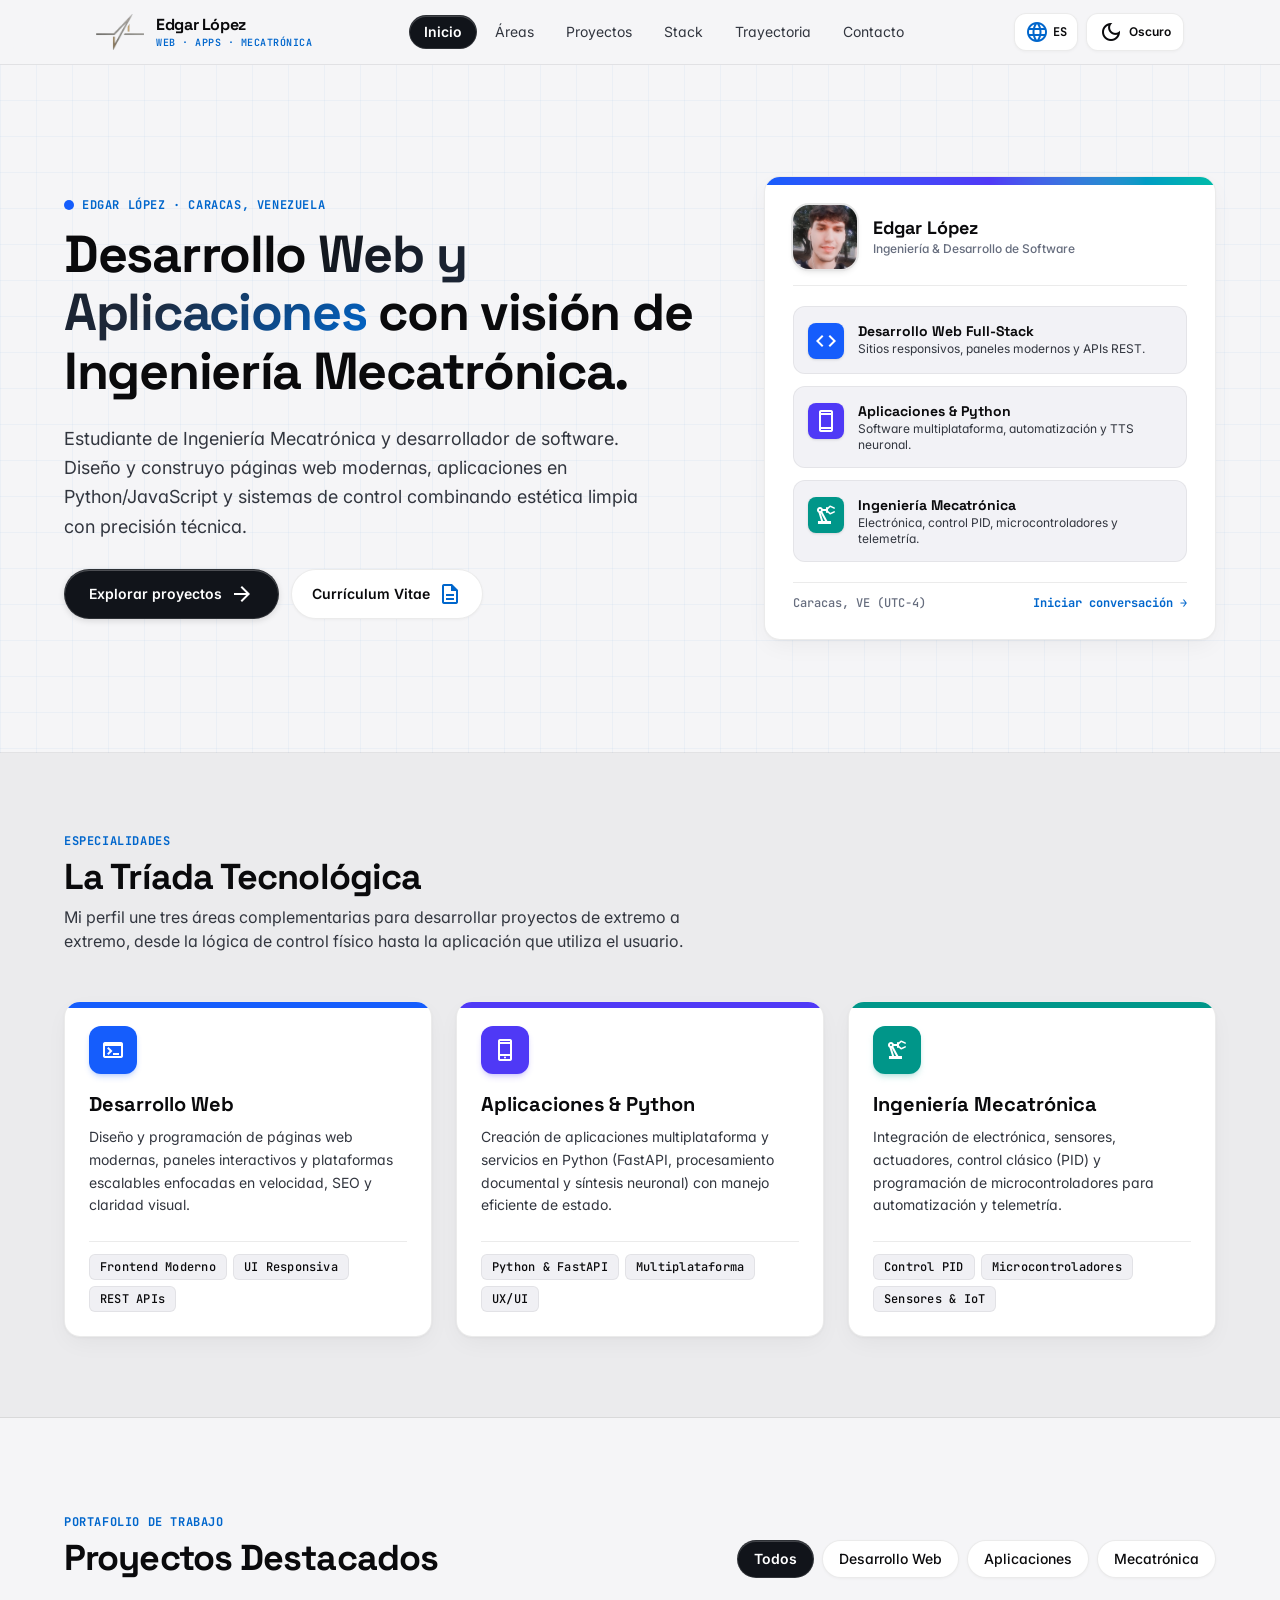
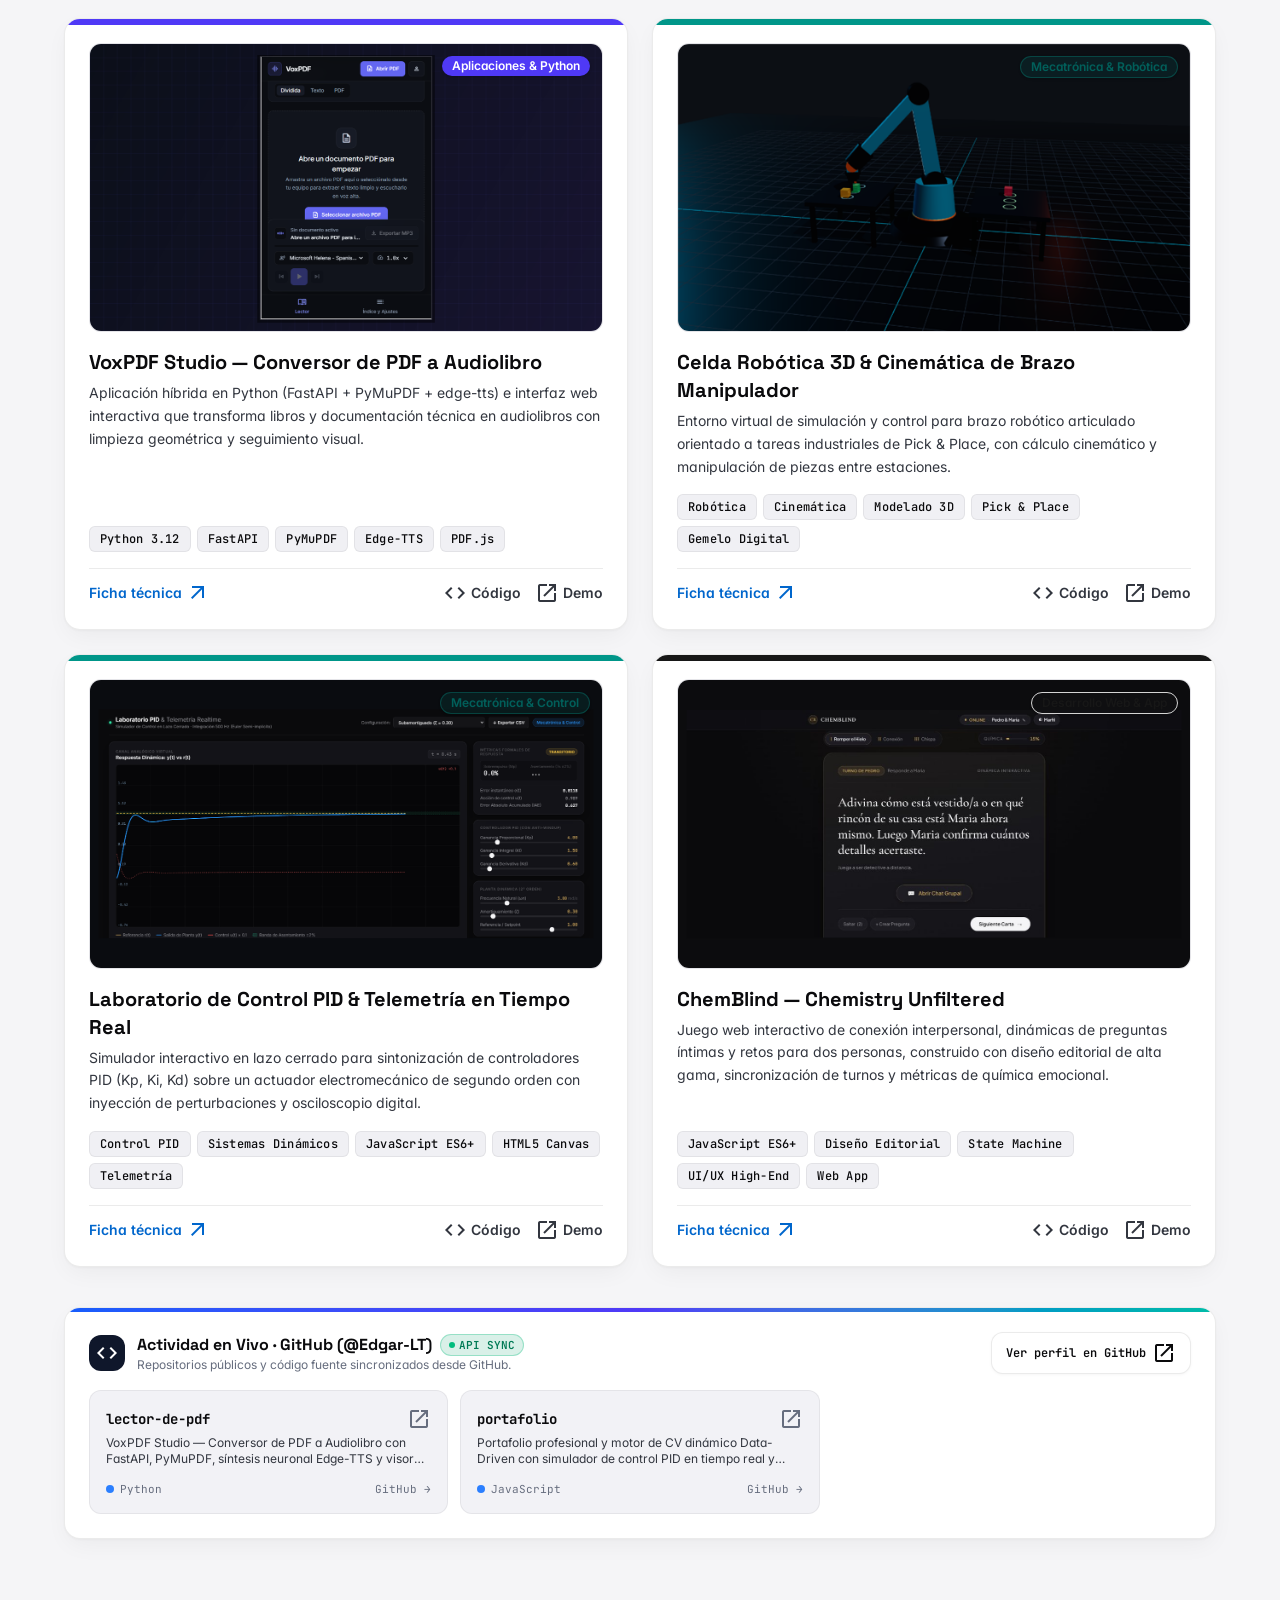
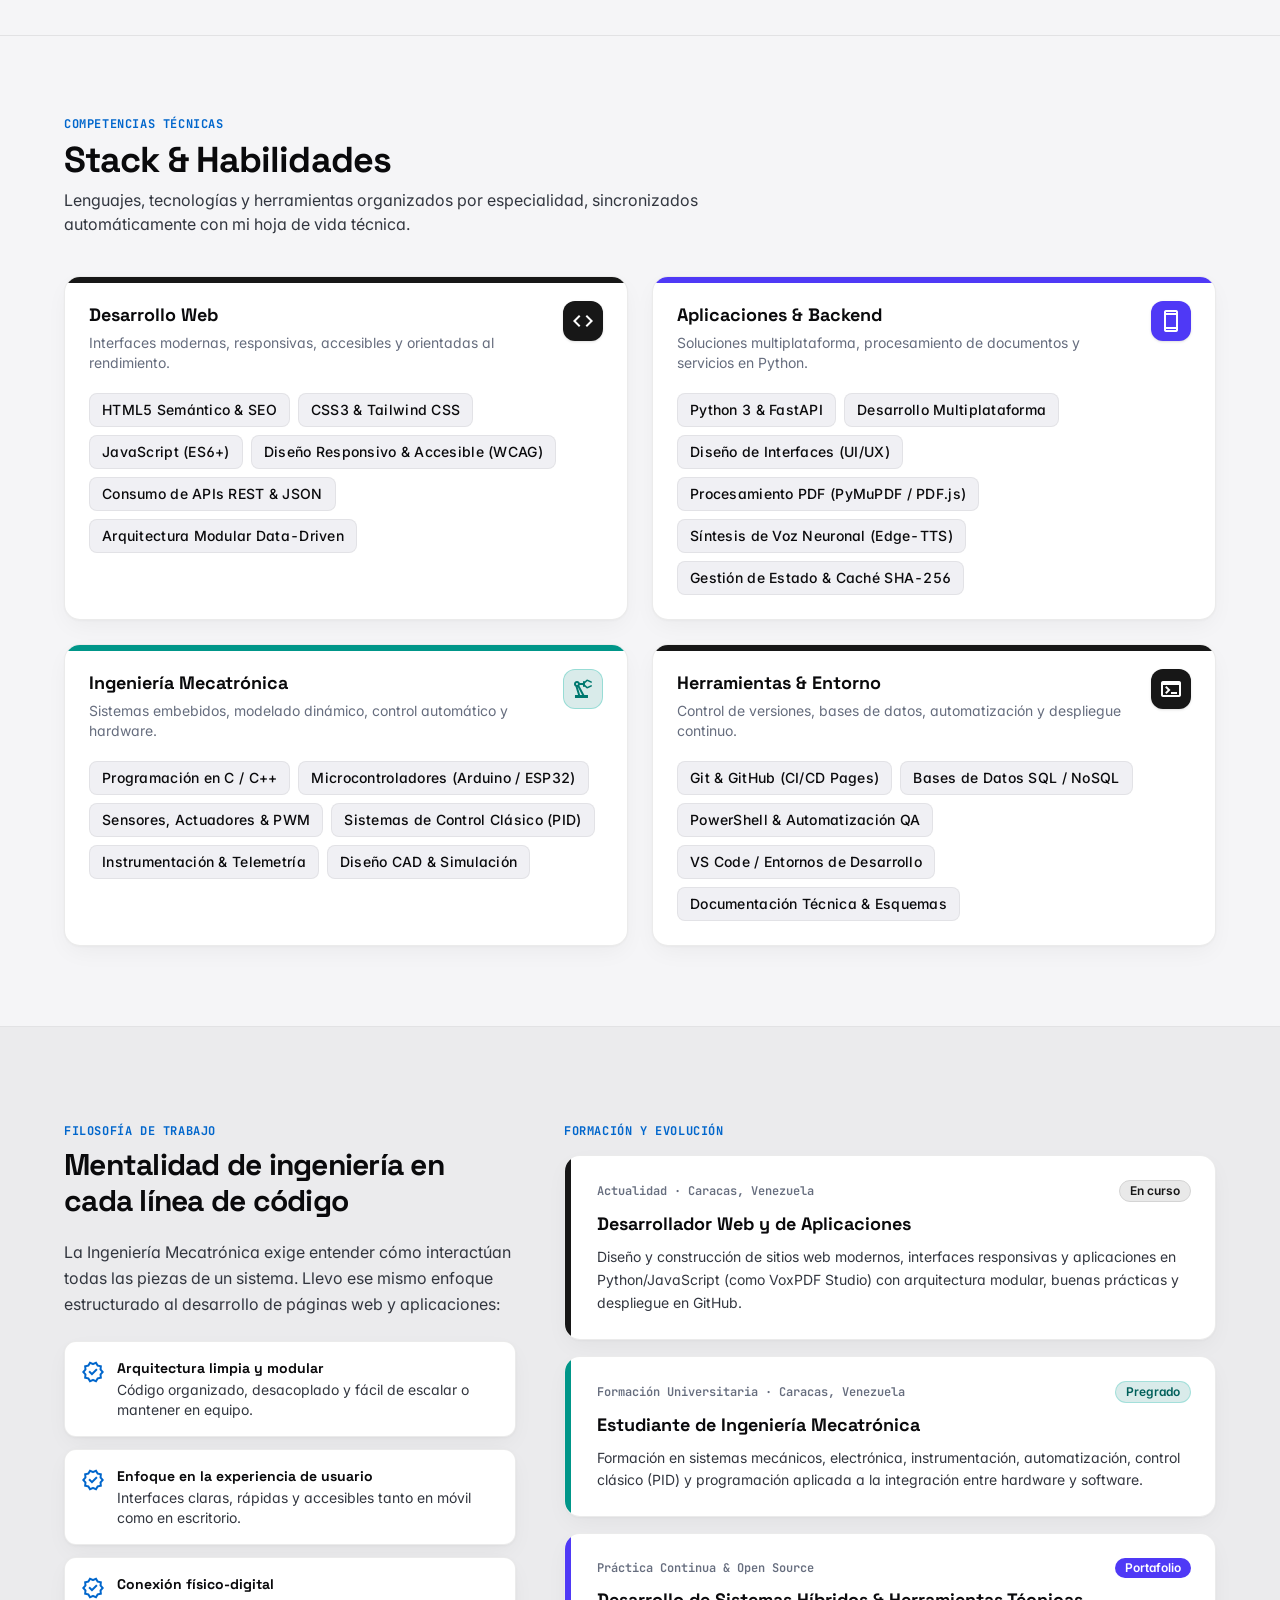
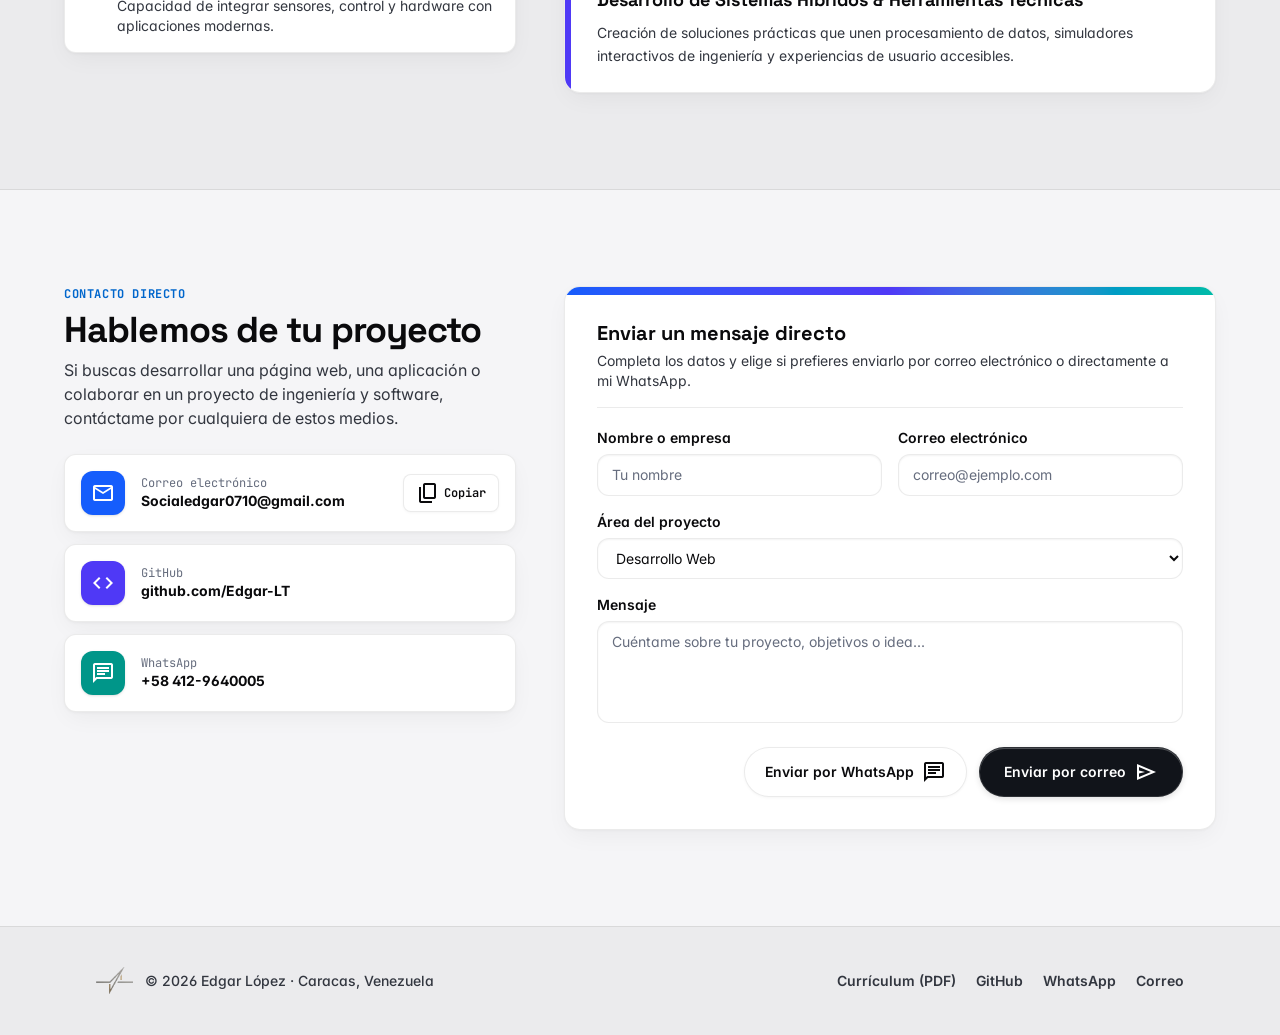
<file: index.html>
<!DOCTYPE html>
<html class="scroll-smooth" lang="es">
<head>
  <meta charset="utf-8" />
  <meta content="width=device-width, initial-scale=1.0" name="viewport" />
  <title>Edgar López | Desarrollador Web, Aplicaciones & Ingeniería Mecatrónica</title>
  <meta name="description" content="Portafolio profesional de Edgar López — Estudiante de Ingeniería Mecatrónica y Desarrollador Web y de Aplicaciones en Caracas, Venezuela." />
  <meta name="author" content="Edgar López" />
  <meta name="robots" content="index, follow" />
  <meta name="theme-color" content="#2563eb" id="meta-theme-color" />
  <link rel="canonical" href="https://edgar-lt.github.io/portafolio/" />
  <link rel="manifest" href="site.webmanifest" />

  <!-- Open Graph / Social Preview -->
  <meta property="og:type" content="website" />
  <meta property="og:locale" content="es_VE" />
  <meta property="og:locale:alternate" content="en_US" />
  <meta property="og:url" content="https://edgar-lt.github.io/portafolio/" />
  <meta property="og:title" content="Edgar López | Desarrollador Web, Aplicaciones & Ingeniería Mecatrónica" />
  <meta property="og:description" content="Desarrollo de aplicaciones web modernas, software en Python/JS y sistemas de ingeniería mecatrónica en Caracas, Venezuela." />
  <meta property="og:image" content="https://edgar-lt.github.io/portafolio/assets/og-preview.svg" />
  <meta property="og:image:alt" content="Portafolio de Edgar López — Desarrollo Web, Aplicaciones e Ingeniería Mecatrónica" />

  <!-- Twitter Card -->
  <meta name="twitter:card" content="summary_large_image" />
  <meta name="twitter:title" content="Edgar López | Desarrollador Web, Aplicaciones & Ingeniería Mecatrónica" />
  <meta name="twitter:description" content="Portafolio profesional de Edgar López — Estudiante de Ingeniería Mecatrónica y Desarrollador Web y de Aplicaciones." />
  <meta name="twitter:image" content="https://edgar-lt.github.io/portafolio/assets/og-preview.svg" />

  <!-- Schema.org JSON-LD Structured Data -->
  <script type="application/ld+json">
  {
    "@context": "https://schema.org",
    "@type": "ProfilePage",
    "mainEntity": {
      "@type": "Person",
      "name": "Edgar López",
      "jobTitle": "Estudiante de Ingeniería Mecatrónica & Desarrollador Web y de Aplicaciones",
      "url": "https://edgar-lt.github.io/portafolio/",
      "email": "mailto:Socialedgar0710@gmail.com",
      "telephone": "+584129640005",
      "address": {
        "@type": "PostalAddress",
        "addressLocality": "Caracas",
        "addressCountry": "VE"
      },
      "sameAs": [
        "https://github.com/Edgar-LT"
      ],
      "knowsAbout": [
        "Ingeniería Mecatrónica",
        "Desarrollo Web Full-Stack",
        "Python & FastAPI",
        "Sistemas de Control PID",
        "Desarrollo de Aplicaciones",
        "Sistemas Embebidos"
      ]
    }
  }
  </script>

  <!-- Favicon -->
  <link rel="icon" type="image/svg+xml" href="assets/favicon.svg" />

  <!-- Preconnect & Google Fonts -->
  <link rel="preconnect" href="https://fonts.googleapis.com" />
  <link rel="preconnect" href="https://fonts.gstatic.com" crossorigin />
  <link href="https://fonts.googleapis.com/css2?family=Material+Symbols+Outlined:opsz,wght,FILL,GRAD@20..48,100..700,0..1,-50..200&display=block" rel="stylesheet" />
  <link href="https://fonts.googleapis.com/css2?family=Inter:wght@400;500;600;700&family=JetBrains+Mono:wght@400;500;600&family=Space+Grotesk:wght@500;600;700&display=swap" rel="stylesheet" />

  <!-- Inicialización temprana del tema para evitar parpadeos (respeta preferencia del sistema) -->
  <script>
    (function () {
      var saved = localStorage.getItem("edgar_theme");
      var prefersDark = window.matchMedia && window.matchMedia("(prefers-color-scheme: dark)").matches;
      if (saved === "dark" || (!saved && prefersDark)) {
        document.documentElement.classList.add("dark");
      } else {
        document.documentElement.classList.remove("dark");
      }
    })();
  </script>

  <!-- Tailwind CSS & Unified Design Tokens (Compiled Static CSS) -->
  <link rel="stylesheet" href="css/tailwind.min.css" />
  <script src="js/config.tailwind.js"></script>
  <link rel="stylesheet" href="css/styles.css" />
</head>

<body class="theme-page font-sans antialiased selection:bg-blue-600 selection:text-white">

  <!-- Skip to Main Content -->
  <a href="#main-content" data-i18n="skip_link" class="sr-only focus:not-sr-only focus:fixed focus:top-3 focus:left-3 focus:z-[100] focus:px-4 focus:py-2 focus:rounded-lg focus:bg-blue-600 focus:text-white focus:text-sm focus:font-semibold">
    Saltar al contenido principal
  </a>

  <!-- ===================================================================== -->
  <!-- HEADER & NAVIGATION                                                   -->
  <!-- ===================================================================== -->
  <header class="fixed top-0 w-full z-50 theme-header">
    <div class="h-16 max-w-6xl mx-auto px-margin-mobile md:px-margin-tablet flex items-center justify-between gap-3">
      <!-- Brand Identity -->
      <a href="#inicio" class="flex items-center gap-3 group shrink-0" aria-label="Edgar López — Inicio">
        <img alt="EL" width="48" height="36" class="h-9 w-auto object-contain" src="assets/logo.svg" />
        <div class="flex flex-col">
          <span class="font-display font-bold text-base theme-heading leading-tight tracking-tight">Edgar López</span>
          <span class="font-mono text-[10px] font-semibold theme-accent uppercase tracking-wider" data-i18n="brand_subtitle">Web · Apps · Mecatrónica</span>
        </div>
      </a>

      <!-- Desktop Navigation -->
      <nav aria-label="Navegación principal" class="hidden lg:flex items-center gap-1" id="desktop-nav">
        <a aria-current="page" class="nav-link text-sm px-3.5 py-1.5 rounded-full nav-pill-active font-semibold transition-all" href="#inicio" data-i18n="nav_home">Inicio</a>
        <a class="nav-link text-sm px-3 py-1.5 rounded-lg theme-body hover:underline transition-all" href="#disciplinas" data-i18n="nav_areas">Áreas</a>
        <a class="nav-link text-sm px-3 py-1.5 rounded-lg theme-body hover:underline transition-all" href="#proyectos" data-i18n="nav_projects">Proyectos</a>
        <a class="nav-link text-sm px-3 py-1.5 rounded-lg theme-body hover:underline transition-all" href="#stack" data-i18n="nav_stack">Stack</a>
        <a class="nav-link text-sm px-3 py-1.5 rounded-lg theme-body hover:underline transition-all" href="#experiencia" data-i18n="nav_timeline">Trayectoria</a>
        <a class="nav-link text-sm px-3 py-1.5 rounded-lg theme-body hover:underline transition-all" href="#contacto" data-i18n="nav_contact">Contacto</a>
      </nav>

      <!-- Header Actions: Language, Theme & Mobile Menu -->
      <div class="flex items-center gap-2">
        <button aria-label="Cambiar idioma entre Español e Inglés" title="Cambiar idioma (ES / EN)" id="lang-toggle-btn" type="button" class="inline-flex items-center gap-1 px-2.5 py-1.5 rounded-xl identity-btn-secondary font-mono text-xs font-bold transition-all cursor-pointer">
          <span class="material-symbols-outlined text-sm theme-accent" aria-hidden="true">language</span>
          <span id="lang-toggle-label">ES</span>
        </button>

        <button aria-label="Cambiar entre tema claro y oscuro" aria-pressed="false" title="Cambiar entre tema Claro y Oscuro" id="theme-toggle-btn" type="button" class="inline-flex items-center gap-1.5 px-3 py-1.5 rounded-xl identity-btn-secondary text-xs font-semibold transition-all cursor-pointer">
          <span class="material-symbols-outlined text-base" id="theme-toggle-icon" aria-hidden="true">dark_mode</span>
          <span id="theme-toggle-label" class="hidden sm:inline">Oscuro</span>
        </button>

        <!-- Mobile Menu Button -->
        <button aria-label="Abrir menú de navegación" aria-expanded="false" aria-controls="mobile-menu" class="lg:hidden p-2 rounded-xl identity-btn-secondary" id="mobile-menu-btn" type="button">
          <span class="material-symbols-outlined text-xl block" id="mobile-menu-icon" aria-hidden="true">menu</span>
        </button>
      </div>
    </div>

    <!-- Mobile Navigation Drawer -->
    <nav aria-label="Navegación móvil" class="lg:hidden hidden theme-page border-b theme-border px-margin-mobile py-4" id="mobile-menu">
      <div class="flex flex-col gap-1.5">
        <a class="mobile-nav-link text-sm font-medium px-3 py-2 rounded-lg theme-heading hover:underline" href="#inicio" data-i18n="nav_home">Inicio</a>
        <a class="mobile-nav-link text-sm font-medium px-3 py-2 rounded-lg theme-heading hover:underline" href="#disciplinas" data-i18n="nav_areas">Áreas de Especialidad</a>
        <a class="mobile-nav-link text-sm font-medium px-3 py-2 rounded-lg theme-heading hover:underline" href="#proyectos" data-i18n="nav_projects">Proyectos</a>
        <a class="mobile-nav-link text-sm font-medium px-3 py-2 rounded-lg theme-heading hover:underline" href="#stack" data-i18n="nav_stack">Stack & Habilidades</a>
        <a class="mobile-nav-link text-sm font-medium px-3 py-2 rounded-lg theme-heading hover:underline" href="#experiencia" data-i18n="nav_timeline">Trayectoria</a>
        <a class="mobile-nav-link text-sm font-medium px-3 py-2 rounded-lg theme-heading hover:underline" href="#contacto" data-i18n="nav_contact">Contacto</a>
        <a class="mobile-nav-link text-sm font-semibold px-3 py-2 rounded-lg theme-accent hover:underline" href="cv.html" data-i18n="nav_cv_full">Ver Currículum Vitae (PDF)</a>
      </div>
    </nav>
  </header>

  <main class="w-full pt-16" id="main-content">
    <div class="flex flex-col w-full">

      <!-- ===================================================================== -->
      <!-- SECTION 1: HERO SECTION                                               -->
      <!-- ===================================================================== -->
      <section class="relative w-full overflow-hidden theme-page bg-blueprint py-20 lg:py-28 px-margin-mobile md:px-margin-tablet border-b theme-border" id="inicio">
        <div class="max-w-6xl mx-auto grid grid-cols-1 lg:grid-cols-12 gap-12 items-center relative z-10">
          <!-- Left Column: Copy & CTAs -->
          <div class="lg:col-span-7 flex flex-col gap-6">
            <div class="flex flex-col gap-3">
              <div class="inline-flex items-center gap-2 text-xs font-mono font-bold uppercase tracking-wider theme-accent">
                <span class="w-2.5 h-2.5 rounded-full bg-blue-600 animate-pulse"></span>
                <span data-i18n="hero_badge">Edgar López · Caracas, Venezuela</span>
              </div>
              <h1 class="font-display font-bold text-4xl sm:text-5xl lg:text-[52px] theme-heading leading-[1.12] tracking-tight" data-i18n-html="hero_title">
                Desarrollo <span class="text-brand-gradient">Web y Aplicaciones</span> con visión de Ingeniería Mecatrónica.
              </h1>
            </div>

            <p class="text-base sm:text-lg leading-relaxed theme-body max-w-xl" data-i18n="hero_desc">
              Estudiante de Ingeniería Mecatrónica y desarrollador de software. Diseño y construyo páginas web modernas, aplicaciones en Python/JavaScript y sistemas de control combinando estética limpia con precisión técnica.
            </p>

            <div class="flex flex-wrap items-center gap-3 pt-1">
              <a class="btn-primary-action inline-flex items-center gap-2 text-sm font-semibold px-6 py-3 rounded-full transition-all" href="#proyectos">
                <span data-i18n="hero_cta_projects">Explorar proyectos</span>
                <span class="material-symbols-outlined text-base" aria-hidden="true">arrow_forward</span>
              </a>
              <a class="inline-flex items-center gap-2 text-sm font-semibold px-5 py-3 rounded-full identity-btn-secondary transition-all" href="cv.html">
                <span data-i18n="hero_cta_cv">Currículum Vitae</span>
                <span class="material-symbols-outlined text-base theme-accent" aria-hidden="true">description</span>
              </a>
            </div>
          </div>

          <!-- Right Column: Elevated Identity Card -->
          <div class="lg:col-span-5">
            <div class="identity-card rounded-2xl p-6 sm:p-7 flex flex-col gap-5 relative overflow-hidden">
              <!-- Tricolor Identity Bar -->
              <div class="absolute top-0 left-0 right-0 h-2 bg-gradient-to-r from-blue-600 via-indigo-600 to-teal-500"></div>

              <div class="flex items-center pb-4 border-b theme-border">
                <div class="flex items-center gap-4">
                  <div class="relative shrink-0">
                    <img src="assets/profile.webp" alt="Edgar López" width="64" height="64" class="w-16 h-16 rounded-2xl object-cover object-center aspect-square ring-2 ring-neutral-200/90 dark:ring-neutral-700/90 shadow-md" />
                  </div>
                  <div class="flex flex-col">
                    <span class="font-display font-bold text-lg theme-heading leading-tight">Edgar López</span>
                    <span class="text-xs font-medium theme-muted pt-0.5" data-i18n="card_role">Ingeniería & Desarrollo de Software</span>
                  </div>
                </div>
              </div>

              <!-- The 3 Pillars inside distinct subcards -->
              <div class="flex flex-col gap-3">
                <div class="flex items-start gap-3.5 p-3.5 rounded-xl identity-subcard">
                  <div class="w-9 h-9 rounded-lg bg-blue-600 text-white flex items-center justify-center shrink-0 mt-0.5 shadow-sm">
                    <span class="material-symbols-outlined text-lg" aria-hidden="true">code</span>
                  </div>
                  <div class="flex flex-col">
                    <span class="font-display font-bold text-sm theme-heading" data-i18n="pillar1_title">Desarrollo Web Full-Stack</span>
                    <span class="text-xs theme-body" data-i18n="pillar1_sub">Sitios responsivos, paneles modernos y APIs REST.</span>
                  </div>
                </div>

                <div class="flex items-start gap-3.5 p-3.5 rounded-xl identity-subcard">
                  <div class="w-9 h-9 rounded-lg bg-indigo-600 text-white flex items-center justify-center shrink-0 mt-0.5 shadow-sm">
                    <span class="material-symbols-outlined text-lg" aria-hidden="true">smartphone</span>
                  </div>
                  <div class="flex flex-col">
                    <span class="font-display font-bold text-sm theme-heading" data-i18n="pillar2_title">Aplicaciones & Python</span>
                    <span class="text-xs theme-body" data-i18n="pillar2_sub">Software multiplataforma, automatización y TTS neuronal.</span>
                  </div>
                </div>

                <div class="flex items-start gap-3.5 p-3.5 rounded-xl identity-subcard">
                  <div class="w-9 h-9 rounded-lg bg-teal-600 text-white flex items-center justify-center shrink-0 mt-0.5 shadow-sm">
                    <span class="material-symbols-outlined text-lg" aria-hidden="true">precision_manufacturing</span>
                  </div>
                  <div class="flex flex-col">
                    <span class="font-display font-bold text-sm theme-heading" data-i18n="pillar3_title">Ingeniería Mecatrónica</span>
                    <span class="text-xs theme-body" data-i18n="pillar3_sub">Electrónica, control PID, microcontroladores y telemetría.</span>
                  </div>
                </div>
              </div>

              <div class="pt-3 border-t theme-border flex items-center justify-between text-xs font-mono font-medium theme-muted">
                <span>Caracas, VE (UTC-4)</span>
                <a href="#contacto" class="font-bold theme-accent hover:underline" data-i18n="card_cta">Iniciar conversación →</a>
              </div>
            </div>
          </div>
        </div>
      </section>

      <!-- ===================================================================== -->
      <!-- SECTION 2: LA TRÍADA TECNOLÓGICA                                      -->
      <!-- ===================================================================== -->
      <section class="w-full theme-section-alt py-20 px-margin-mobile md:px-margin-tablet border-b theme-border" id="disciplinas">
        <div class="max-w-6xl mx-auto flex flex-col gap-12">
          <div class="flex flex-col gap-2 max-w-2xl">
            <span class="font-mono text-xs font-bold uppercase tracking-wider theme-accent" data-i18n="triad_eyebrow">Especialidades</span>
            <h2 class="font-display font-bold text-3xl sm:text-4xl theme-heading tracking-tight" data-i18n="triad_title">La Tríada Tecnológica</h2>
            <p class="text-base theme-body" data-i18n="triad_desc">
              Mi perfil une tres áreas complementarias para desarrollar proyectos de extremo a extremo, desde la lógica de control físico hasta la aplicación que utiliza el usuario.
            </p>
          </div>

          <div class="grid grid-cols-1 md:grid-cols-3 gap-6">
            <!-- Pilar 1: Desarrollo Web (Azul) -->
            <div class="identity-card p-6 rounded-2xl flex flex-col justify-between gap-6 relative overflow-hidden">
              <div class="absolute top-0 left-0 right-0 h-1.5 bg-blue-600"></div>
              <div class="flex flex-col gap-4">
                <div class="w-12 h-12 rounded-xl bg-blue-600 text-white shadow-md shadow-blue-600/20 flex items-center justify-center">
                  <span class="material-symbols-outlined text-2xl" aria-hidden="true">terminal</span>
                </div>
                <div class="flex flex-col gap-2">
                  <h3 class="font-display font-bold text-xl theme-heading" data-i18n="triad1_title">Desarrollo Web</h3>
                  <p class="text-sm leading-relaxed theme-body" data-i18n="triad1_desc">
                    Diseño y programación de páginas web modernas, paneles interactivos y plataformas escalables enfocadas en velocidad, SEO y claridad visual.
                  </p>
                </div>
              </div>
              <div class="flex flex-wrap gap-1.5 pt-3 border-t theme-border">
                <span class="px-2.5 py-1 rounded-md identity-chip font-mono text-xs font-medium">Frontend Moderno</span>
                <span class="px-2.5 py-1 rounded-md identity-chip font-mono text-xs font-medium">UI Responsiva</span>
                <span class="px-2.5 py-1 rounded-md identity-chip font-mono text-xs font-medium">REST APIs</span>
              </div>
            </div>

            <!-- Pilar 2: Aplicaciones (Índigo) -->
            <div class="identity-card p-6 rounded-2xl flex flex-col justify-between gap-6 relative overflow-hidden">
              <div class="absolute top-0 left-0 right-0 h-1.5 bg-indigo-600"></div>
              <div class="flex flex-col gap-4">
                <div class="w-12 h-12 rounded-xl bg-indigo-600 text-white shadow-md shadow-indigo-600/20 flex items-center justify-center">
                  <span class="material-symbols-outlined text-2xl" aria-hidden="true">phone_iphone</span>
                </div>
                <div class="flex flex-col gap-2">
                  <h3 class="font-display font-bold text-xl theme-heading" data-i18n="triad2_title">Aplicaciones & Python</h3>
                  <p class="text-sm leading-relaxed theme-body" data-i18n="triad2_desc">
                    Creación de aplicaciones multiplataforma y servicios en Python (FastAPI, procesamiento documental y síntesis neuronal) con manejo eficiente de estado.
                  </p>
                </div>
              </div>
              <div class="flex flex-wrap gap-1.5 pt-3 border-t theme-border">
                <span class="px-2.5 py-1 rounded-md identity-chip font-mono text-xs font-medium">Python & FastAPI</span>
                <span class="px-2.5 py-1 rounded-md identity-chip font-mono text-xs font-medium">Multiplataforma</span>
                <span class="px-2.5 py-1 rounded-md identity-chip font-mono text-xs font-medium">UX/UI</span>
              </div>
            </div>

            <!-- Pilar 3: Ingeniería Mecatrónica (Teal/Esmeralda) -->
            <div class="identity-card p-6 rounded-2xl flex flex-col justify-between gap-6 relative overflow-hidden">
              <div class="absolute top-0 left-0 right-0 h-1.5 bg-teal-600"></div>
              <div class="flex flex-col gap-4">
                <div class="w-12 h-12 rounded-xl bg-teal-600 text-white shadow-md shadow-teal-600/20 flex items-center justify-center">
                  <span class="material-symbols-outlined text-2xl" aria-hidden="true">precision_manufacturing</span>
                </div>
                <div class="flex flex-col gap-2">
                  <h3 class="font-display font-bold text-xl theme-heading" data-i18n="triad3_title">Ingeniería Mecatrónica</h3>
                  <p class="text-sm leading-relaxed theme-body" data-i18n="triad3_desc">
                    Integración de electrónica, sensores, actuadores, control clásico (PID) y programación de microcontroladores para automatización y telemetría.
                  </p>
                </div>
              </div>
              <div class="flex flex-wrap gap-1.5 pt-3 border-t theme-border">
                <span class="px-2.5 py-1 rounded-md identity-chip font-mono text-xs font-medium">Control PID</span>
                <span class="px-2.5 py-1 rounded-md identity-chip font-mono text-xs font-medium">Microcontroladores</span>
                <span class="px-2.5 py-1 rounded-md identity-chip font-mono text-xs font-medium">Sensores & IoT</span>
              </div>
            </div>
          </div>
        </div>
      </section>

      <!-- ===================================================================== -->
      <!-- SECTION 3: PROYECTOS DESTACADOS (DESDE js/data.js)                    -->
      <!-- ===================================================================== -->
      <section class="w-full theme-page py-20 lg:py-24 px-margin-mobile md:px-margin-tablet border-b theme-border" id="proyectos">
        <div class="max-w-6xl mx-auto flex flex-col gap-10">
          <div class="flex flex-col md:flex-row md:items-end justify-between gap-6">
            <div class="flex flex-col gap-2">
              <span class="font-mono text-xs font-bold uppercase tracking-wider theme-accent" data-i18n="projects_eyebrow">Portafolio de trabajo</span>
              <h2 class="font-display font-bold text-3xl sm:text-4xl theme-heading tracking-tight" data-i18n="projects_title">Proyectos Destacados</h2>
            </div>

            <!-- Interactive Category Filter -->
            <div aria-label="Filtrar proyectos por categoría" class="flex flex-wrap items-center gap-2" id="project-filters" role="group">
              <button aria-pressed="true" class="filter-btn px-4 py-2 rounded-full text-sm font-semibold nav-pill-active transition-all cursor-pointer" data-filter="all" data-i18n="filter_all" type="button">Todos</button>
              <button aria-pressed="false" class="filter-btn px-4 py-2 rounded-full text-sm font-medium identity-btn-secondary transition-all cursor-pointer" data-filter="web" data-i18n="filter_web" type="button">Desarrollo Web</button>
              <button aria-pressed="false" class="filter-btn px-4 py-2 rounded-full text-sm font-medium identity-btn-secondary transition-all cursor-pointer" data-filter="app" data-i18n="filter_app" type="button">Aplicaciones</button>
              <button aria-pressed="false" class="filter-btn px-4 py-2 rounded-full text-sm font-medium identity-btn-secondary transition-all cursor-pointer" data-filter="mecatronica" data-i18n="filter_meca" type="button">Mecatrónica</button>
            </div>
          </div>

          <!-- Dynamic Project Cards Grid -->
          <div class="grid grid-cols-1 md:grid-cols-2 gap-6" id="projects-grid"></div>

          <!-- Live GitHub Telemetry & Repositories Panel -->
          <div class="identity-card-static rounded-2xl p-5 sm:p-6 flex flex-col gap-4 relative overflow-hidden" id="github-live-panel">
            <div class="absolute top-0 left-0 right-0 h-1 bg-gradient-to-r from-blue-600 via-indigo-600 to-teal-500"></div>
            <div class="flex flex-wrap items-center justify-between gap-3">
              <div class="flex items-center gap-3">
                <div class="w-9 h-9 rounded-xl bg-slate-900 dark:bg-slate-800 text-white flex items-center justify-center shrink-0">
                  <span class="material-symbols-outlined text-lg" aria-hidden="true">code</span>
                </div>
                <div class="flex flex-col">
                  <div class="flex items-center gap-2">
                    <span class="font-display font-bold text-sm sm:text-base theme-heading" data-i18n="gh_title">Actividad en Vivo · GitHub (@Edgar-LT)</span>
                    <span class="inline-flex items-center gap-1 px-2 py-0.5 rounded-full text-[11px] font-mono font-semibold bg-emerald-600/15 text-emerald-700 dark:text-emerald-300 border border-emerald-500/30" id="github-status-badge">
                      <span class="w-1.5 h-1.5 rounded-full bg-emerald-500"></span>
                      <span>API SYNC</span>
                    </span>
                  </div>
                  <span class="text-xs theme-muted" data-i18n="gh_subtitle">Repositorios públicos y código fuente sincronizados desde GitHub.</span>
                </div>
              </div>
              <a href="https://github.com/Edgar-LT" target="_blank" rel="noopener noreferrer" class="inline-flex items-center gap-1.5 text-xs font-mono font-semibold px-3.5 py-2 rounded-xl identity-btn-secondary transition-all">
                <span data-i18n="gh_profile_btn">Ver perfil en GitHub</span>
                <span class="material-symbols-outlined text-sm" aria-hidden="true">open_in_new</span>
              </a>
            </div>
            <div class="grid grid-cols-1 md:grid-cols-3 gap-3" id="github-repos-list"></div>
          </div>
        </div>
      </section>

      <!-- ===================================================================== -->
      <!-- SECTION 4: STACK TECNOLÓGICO & HERRAMIENTAS (DESDE js/data.js)        -->
      <!-- ===================================================================== -->
      <section class="w-full theme-page py-20 px-margin-mobile md:px-margin-tablet border-b theme-border" id="stack">
        <div class="max-w-6xl mx-auto flex flex-col gap-10">
          <div class="flex flex-col gap-2 max-w-2xl">
            <span class="font-mono text-xs font-bold uppercase tracking-wider theme-accent" data-i18n="stack_eyebrow">Competencias técnicas</span>
            <h2 class="font-display font-bold text-3xl sm:text-4xl theme-heading tracking-tight" data-i18n="stack_title">Stack & Habilidades</h2>
            <p class="text-base theme-body" data-i18n="stack_desc">
              Lenguajes, tecnologías y herramientas organizados por especialidad, sincronizados automáticamente con mi hoja de vida técnica.
            </p>
          </div>

          <!-- Dynamic Skills Grid -->
          <div class="grid grid-cols-1 md:grid-cols-2 gap-6" id="skills-grid"></div>
        </div>
      </section>

      <!-- ===================================================================== -->
      <!-- SECTION 5: TRAYECTORIA & ENFOQUE DE INGENIERÍA (DESDE js/data.js)     -->
      <!-- ===================================================================== -->
      <section class="w-full theme-section-alt py-20 lg:py-24 px-margin-mobile md:px-margin-tablet border-b theme-border" id="experiencia">
        <div class="max-w-6xl mx-auto grid grid-cols-1 lg:grid-cols-12 gap-12">
          <!-- Philosophy Statement -->
          <div class="lg:col-span-5 flex flex-col gap-5">
            <div class="flex flex-col gap-2">
              <span class="font-mono text-xs font-bold uppercase tracking-wider theme-accent" data-i18n="phil_eyebrow">Filosofía de trabajo</span>
              <h2 class="font-display font-bold text-3xl theme-heading tracking-tight" data-i18n="phil_title">
                Mentalidad de ingeniería en cada línea de código
              </h2>
            </div>
            <p class="text-sm sm:text-base leading-relaxed theme-body" data-i18n="phil_desc">
              La Ingeniería Mecatrónica exige entender cómo interactúan todas las piezas de un sistema. Llevo ese mismo enfoque estructurado al desarrollo de páginas web y aplicaciones:
            </p>

            <div class="flex flex-col gap-3 pt-1">
              <div class="identity-card p-4 rounded-xl flex items-start gap-3">
                <span class="material-symbols-outlined theme-accent text-xl mt-0.5" aria-hidden="true">verified</span>
                <div class="flex flex-col gap-0.5">
                  <span class="font-display font-bold text-sm theme-heading" data-i18n="phil1_title">Arquitectura limpia y modular</span>
                  <span class="text-xs sm:text-sm theme-body" data-i18n="phil1_desc">Código organizado, desacoplado y fácil de escalar o mantener en equipo.</span>
                </div>
              </div>
              <div class="identity-card p-4 rounded-xl flex items-start gap-3">
                <span class="material-symbols-outlined theme-accent text-xl mt-0.5" aria-hidden="true">verified</span>
                <div class="flex flex-col gap-0.5">
                  <span class="font-display font-bold text-sm theme-heading" data-i18n="phil2_title">Enfoque en la experiencia de usuario</span>
                  <span class="text-xs sm:text-sm theme-body" data-i18n="phil2_desc">Interfaces claras, rápidas y accesibles tanto en móvil como en escritorio.</span>
                </div>
              </div>
              <div class="identity-card p-4 rounded-xl flex items-start gap-3">
                <span class="material-symbols-outlined theme-accent text-xl mt-0.5" aria-hidden="true">verified</span>
                <div class="flex flex-col gap-0.5">
                  <span class="font-display font-bold text-sm theme-heading" data-i18n="phil3_title">Conexión físico-digital</span>
                  <span class="text-xs sm:text-sm theme-body" data-i18n="phil3_desc">Capacidad de integrar sensores, control y hardware con aplicaciones modernas.</span>
                </div>
              </div>
            </div>
          </div>

          <!-- Dynamic Timeline Component -->
          <div class="lg:col-span-7 flex flex-col gap-4">
            <span class="font-mono text-xs font-bold uppercase tracking-wider theme-accent" data-i18n="timeline_eyebrow">Formación y evolución</span>
            <div class="flex flex-col gap-4" id="timeline-list"></div>
          </div>
        </div>
      </section>

      <!-- ===================================================================== -->
      <!-- SECTION 6: CONTACTO DIRECTO                                           -->
      <!-- ===================================================================== -->
      <section class="w-full theme-page py-20 lg:py-24 px-margin-mobile md:px-margin-tablet" id="contacto">
        <div class="max-w-6xl mx-auto grid grid-cols-1 lg:grid-cols-12 gap-12">
          <!-- Left: Contact Details -->
          <div class="lg:col-span-5 flex flex-col gap-6">
            <div class="flex flex-col gap-2">
              <span class="font-mono text-xs font-bold uppercase tracking-wider theme-accent" data-i18n="contact_eyebrow">Contacto directo</span>
              <h2 class="font-display font-bold text-3xl sm:text-4xl theme-heading tracking-tight" data-i18n="contact_title">Hablemos de tu proyecto</h2>
              <p class="text-base theme-body" data-i18n="contact_desc">
                Si buscas desarrollar una página web, una aplicación o colaborar en un proyecto de ingeniería y software, contáctame por cualquiera de estos medios.
              </p>
            </div>

            <!-- Contact Cards -->
            <div class="flex flex-col gap-3">
              <div class="flex items-center justify-between gap-3 identity-card p-4 rounded-xl">
                <a class="flex items-center gap-4 group min-w-0" href="mailto:Socialedgar0710@gmail.com">
                  <div class="w-11 h-11 rounded-xl bg-blue-600 text-white shadow-sm flex items-center justify-center shrink-0">
                    <span class="material-symbols-outlined text-xl" aria-hidden="true">mail</span>
                  </div>
                  <div class="flex flex-col min-w-0">
                    <span class="font-mono text-xs theme-muted" data-i18n="contact_email_label">Correo electrónico</span>
                    <span class="text-sm font-bold theme-heading group-hover:underline truncate">Socialedgar0710@gmail.com</span>
                  </div>
                </a>
                <button type="button" id="copy-email-btn" class="px-3 py-1.5 rounded-lg identity-btn-secondary text-xs font-mono font-semibold shrink-0 inline-flex items-center gap-1 cursor-pointer" title="Copiar dirección de correo">
                  <span class="material-symbols-outlined text-sm" aria-hidden="true">content_copy</span>
                  <span id="copy-email-label" data-i18n="copy_btn">Copiar</span>
                </button>
              </div>

              <a class="flex items-center gap-4 identity-card p-4 rounded-xl group" href="https://github.com/Edgar-LT" rel="noopener noreferrer" target="_blank">
                <div class="w-11 h-11 rounded-xl bg-indigo-600 text-white shadow-sm flex items-center justify-center shrink-0">
                  <span class="material-symbols-outlined text-xl" aria-hidden="true">code</span>
                </div>
                <div class="flex flex-col">
                  <span class="font-mono text-xs theme-muted">GitHub</span>
                  <span class="text-sm font-bold theme-heading group-hover:underline">github.com/Edgar-LT</span>
                </div>
              </a>

              <a class="flex items-center gap-4 identity-card p-4 rounded-xl group" href="https://wa.me/584129640005" rel="noopener noreferrer" target="_blank">
                <div class="w-11 h-11 rounded-xl bg-teal-600 text-white shadow-sm flex items-center justify-center shrink-0">
                  <span class="material-symbols-outlined text-xl" aria-hidden="true">chat</span>
                </div>
                <div class="flex flex-col">
                  <span class="font-mono text-xs theme-muted">WhatsApp</span>
                  <span class="text-sm font-bold theme-heading group-hover:underline">+58 412-9640005</span>
                </div>
              </a>
            </div>
          </div>

          <!-- Right: Dual Contact Form (Email + WhatsApp) -->
          <div class="lg:col-span-7 identity-card p-6 sm:p-8 rounded-2xl flex flex-col gap-5 relative overflow-hidden">
            <div class="absolute top-0 left-0 right-0 h-2 bg-gradient-to-r from-blue-600 via-indigo-600 to-teal-500"></div>
            <div class="flex flex-col gap-1 border-b theme-border pb-4">
              <h3 class="font-display font-bold text-xl theme-heading" data-i18n="form_title">Enviar un mensaje directo</h3>
              <p class="text-sm theme-body" data-i18n="form_subtitle">Completa los datos y elige si prefieres enviarlo por correo electrónico o directamente a mi WhatsApp.</p>
            </div>

            <form class="flex flex-col gap-4" id="contact-form">
              <!-- Honeypot anti-spam invisible para bots -->
              <input type="checkbox" name="botcheck" id="form-botcheck" class="hidden" style="display: none;" tabindex="-1" autocomplete="off" />
              
              <div class="grid grid-cols-1 md:grid-cols-2 gap-4">
                <div class="flex flex-col gap-1.5">
                  <label class="text-sm font-semibold theme-heading" for="name" data-i18n="form_name_label">Nombre o empresa</label>
                  <input autocomplete="name" class="w-full identity-input text-sm px-3.5 py-2.5 rounded-xl transition-all" id="name" placeholder="Tu nombre" required type="text" />
                </div>
                <div class="flex flex-col gap-1.5">
                  <label class="text-sm font-semibold theme-heading" for="email" data-i18n="form_email_label">Correo electrónico</label>
                  <input autocomplete="email" class="w-full identity-input text-sm px-3.5 py-2.5 rounded-xl transition-all" id="email" placeholder="correo@ejemplo.com" required type="email" />
                </div>
              </div>

              <div class="flex flex-col gap-1.5">
                <label class="text-sm font-semibold theme-heading" for="project-type" data-i18n="form_area_label">Área del proyecto</label>
                <select class="w-full identity-input text-sm px-3.5 py-2.5 rounded-xl transition-all" id="project-type">
                  <option value="web" data-i18n="form_opt_web">Desarrollo Web</option>
                  <option value="app" data-i18n="form_opt_app">Desarrollo de Aplicación / Python</option>
                  <option value="meca" data-i18n="form_opt_meca">Ingeniería Mecatrónica / IoT</option>
                  <option value="integral" data-i18n="form_opt_integral">Proyecto Integral (Hardware + Software)</option>
                  <option value="otro" data-i18n="form_opt_other">Otra consulta</option>
                </select>
              </div>

              <div class="flex flex-col gap-1.5">
                <label class="text-sm font-semibold theme-heading" for="message" data-i18n="form_msg_label">Mensaje</label>
                <textarea class="w-full identity-input text-sm px-3.5 py-2.5 rounded-xl transition-all resize-none" id="message" placeholder="Cuéntame sobre tu proyecto, objetivos o idea..." required rows="4"></textarea>
              </div>

              <div class="flex flex-wrap items-center justify-end gap-3 pt-2">
                <button id="whatsapp-send-btn" class="inline-flex items-center justify-center gap-2 text-sm font-semibold px-5 py-3 rounded-full identity-btn-secondary transition-all cursor-pointer w-full sm:w-auto" type="button">
                  <span data-i18n="form_btn_wa">Enviar por WhatsApp</span>
                  <span class="material-symbols-outlined text-base" aria-hidden="true">chat</span>
                </button>
                <button class="btn-primary-action w-full sm:w-auto inline-flex items-center justify-center gap-2 text-sm font-semibold px-6 py-3 rounded-full transition-all cursor-pointer" type="submit">
                  <span data-i18n="form_btn_mail">Enviar por correo</span>
                  <span class="material-symbols-outlined text-base" aria-hidden="true">send</span>
                </button>
              </div>

              <div aria-live="polite" class="hidden p-3.5 rounded-xl bg-emerald-600 text-white text-sm font-medium flex flex-wrap items-center justify-between gap-2" id="form-status" role="status">
                <div class="flex items-center gap-2">
                  <span class="material-symbols-outlined text-base" aria-hidden="true">check_circle</span>
                  <span id="form-status-text">Mensaje preparado. Si usas correo en navegador, también puedes copiar el texto aquí.</span>
                </div>
                <button type="button" id="copy-form-msg-btn" class="px-3 py-1 rounded-lg bg-white/20 hover:bg-white/30 text-xs font-mono font-semibold cursor-pointer">
                  Copiar mensaje
                </button>
              </div>
            </form>
          </div>
        </div>
      </section>

    </div>
  </main>

  <!-- ===================================================================== -->
  <!-- MODAL DE DETALLES DEL PROYECTO                                        -->
  <!-- ===================================================================== -->
  <div aria-hidden="true" aria-labelledby="modal-project-title" aria-modal="true" class="fixed inset-0 z-50 hidden items-center justify-center bg-slate-950/70 backdrop-blur-sm p-margin-mobile md:p-margin-tablet overflow-y-auto" id="project-modal" role="dialog">
    <div class="identity-card animate-fade-in w-full max-w-3xl rounded-2xl p-6 sm:p-8 relative my-auto max-h-[90vh] overflow-y-auto" id="project-modal-dialog">
      <button aria-label="Cerrar ventana" class="absolute top-4 right-4 w-9 h-9 rounded-xl identity-btn-secondary flex items-center justify-center transition-colors cursor-pointer" id="close-modal-btn" type="button">
        <span class="material-symbols-outlined text-lg" aria-hidden="true">close</span>
      </button>
      <div id="project-modal-body"></div>
    </div>
  </div>

  <!-- ===================================================================== -->
  <!-- FOOTER                                                                -->
  <!-- ===================================================================== -->
  <footer class="w-full theme-section-alt border-t theme-border py-10">
    <div class="max-w-6xl mx-auto px-margin-mobile md:px-margin-tablet flex flex-col sm:flex-row items-center justify-between gap-4">
      <div class="flex items-center gap-3">
        <img alt="EL" width="38" height="28" class="h-7 w-auto object-contain" src="assets/logo.svg" />
        <span class="text-sm font-medium theme-body">
          © 2026 Edgar López · Caracas, Venezuela
        </span>
      </div>

      <div class="flex flex-wrap items-center gap-5 text-sm font-semibold theme-body">
        <a class="hover:underline" href="cv.html" data-i18n="footer_cv">Currículum (PDF)</a>
        <a class="hover:underline" href="https://github.com/Edgar-LT" rel="noopener noreferrer" target="_blank">GitHub</a>
        <a class="hover:underline" href="https://wa.me/584129640005" rel="noopener noreferrer" target="_blank">WhatsApp</a>
        <a class="hover:underline" href="mailto:Socialedgar0710@gmail.com" data-i18n="footer_mail">Correo</a>
      </div>
    </div>
  </footer>

  <!-- Modular Application Controller (ES Module Architecture) -->
  <script type="module" src="js/main.js?v=20261107c"></script>
</body>
</html>
</file>
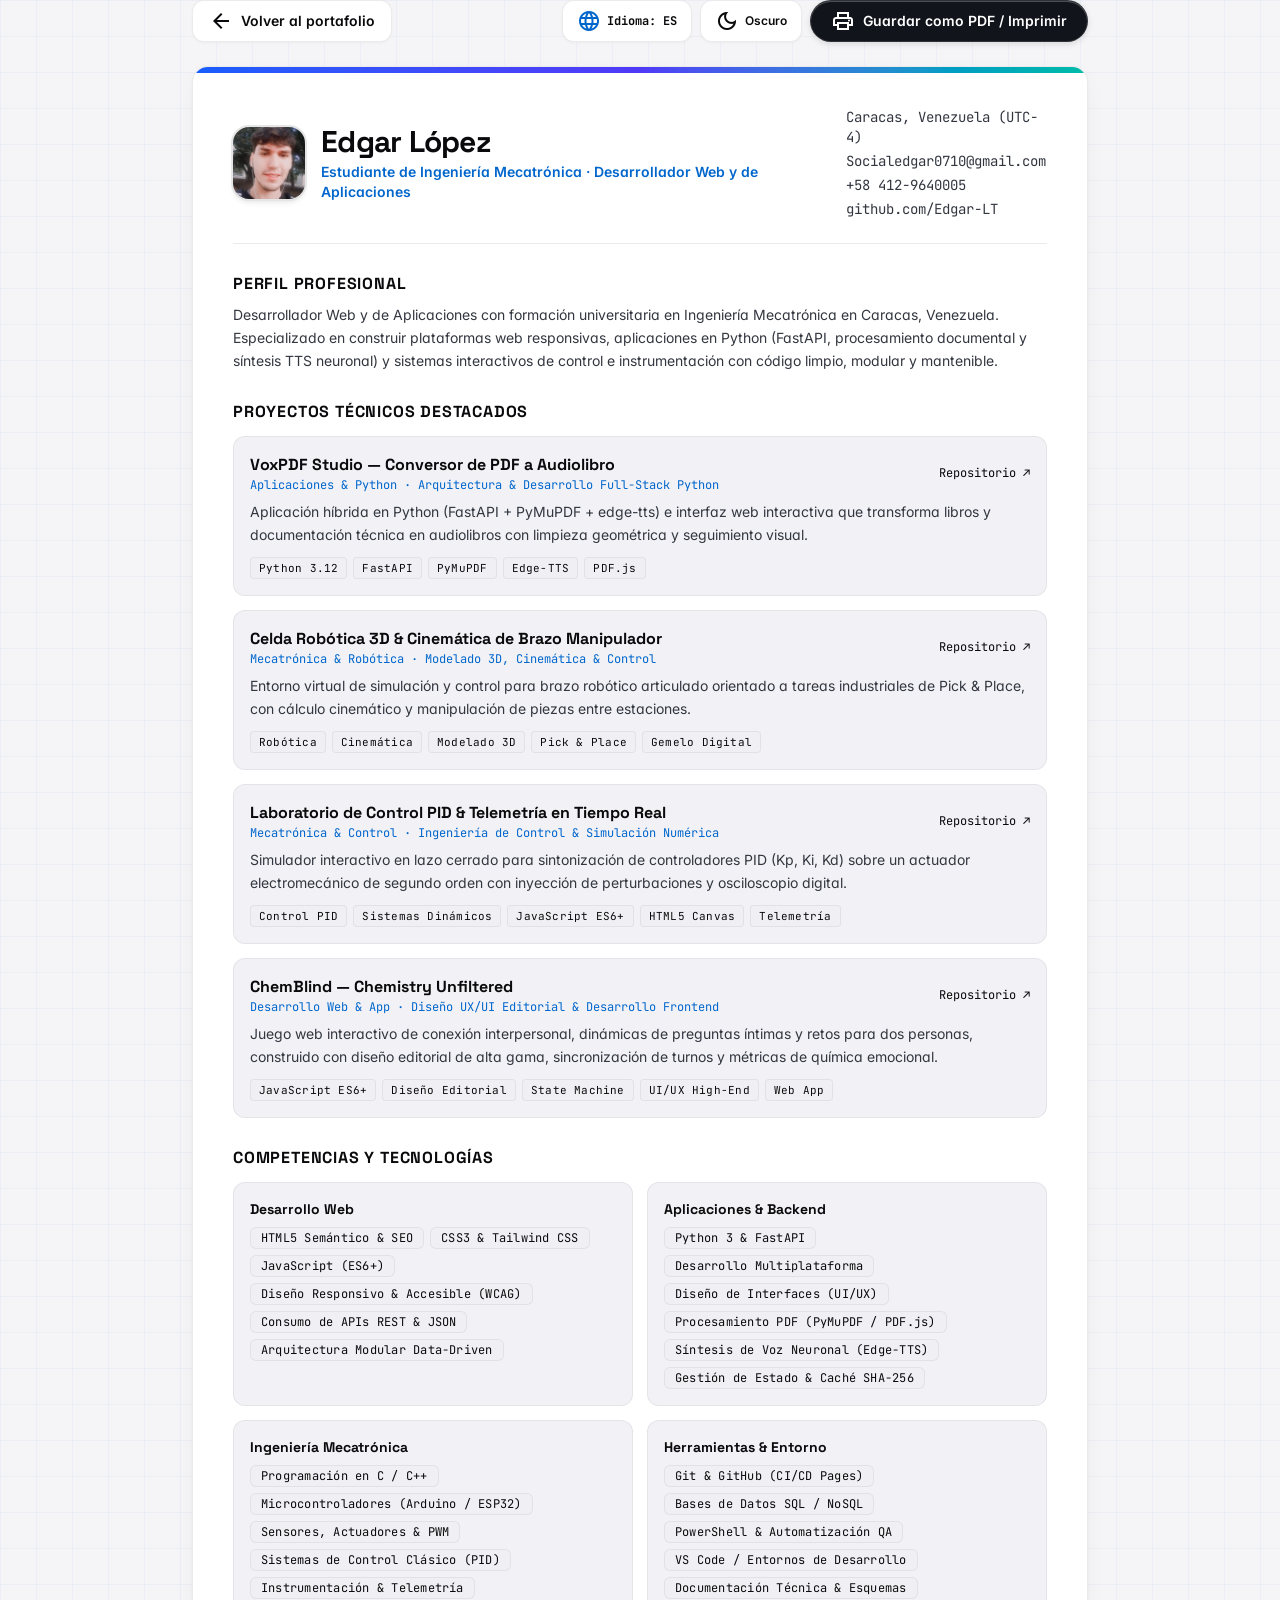
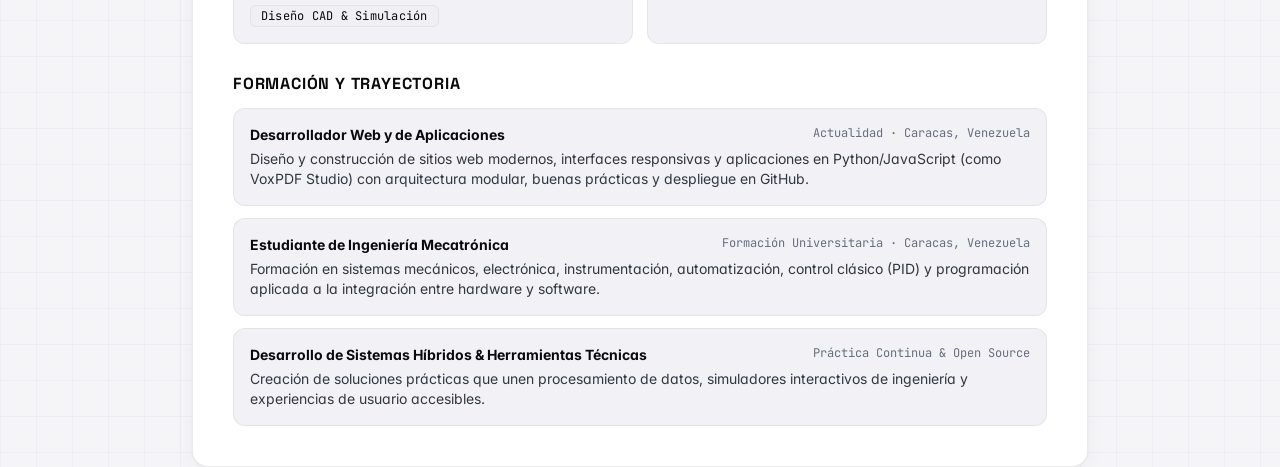
<file: cv.html>
<!DOCTYPE html>
<html lang="es">
<head>
  <meta charset="utf-8" />
  <meta content="width=device-width, initial-scale=1.0" name="viewport" />
  <title>CV · Edgar López | Ingeniería Mecatrónica, Desarrollo Web & Apps</title>
  <meta name="description" content="Currículum Vitae de Edgar López — Estudiante de Ingeniería Mecatrónica y Desarrollador Web y de Aplicaciones en Caracas, Venezuela." />
  <link rel="canonical" href="https://edgar-lt.github.io/portafolio/cv.html" />
  <link rel="icon" type="image/svg+xml" href="assets/favicon.svg" />

  <meta property="og:type" content="profile" />
  <meta property="og:url" content="https://edgar-lt.github.io/portafolio/cv.html" />
  <meta property="og:title" content="CV · Edgar López | Ingeniería Mecatrónica, Desarrollo Web & Apps" />
  <meta property="og:description" content="Hoja de vida técnica de Edgar López (Español / Inglés) — Desarrollo Web, Aplicaciones en Python y Mecatrónica." />
  <meta property="og:image" content="https://edgar-lt.github.io/portafolio/assets/og-preview.svg" />

  <link rel="preconnect" href="https://fonts.googleapis.com" />
  <link rel="preconnect" href="https://fonts.gstatic.com" crossorigin />
  <link href="https://fonts.googleapis.com/css2?family=Material+Symbols+Outlined:opsz,wght,FILL,GRAD@20..48,100..700,0..1,-50..200&display=block" rel="stylesheet" />
  <link href="https://fonts.googleapis.com/css2?family=Inter:wght@400;500;600;700&family=JetBrains+Mono:wght@400;500;600&family=Space+Grotesk:wght@500;600;700&display=swap" rel="stylesheet" />

  <script>
    (function () {
      var saved = localStorage.getItem("edgar_theme");
      var prefersDark = window.matchMedia && window.matchMedia("(prefers-color-scheme: dark)").matches;
      if (saved === "dark" || (!saved && prefersDark)) {
        document.documentElement.classList.add("dark");
      } else {
        document.documentElement.classList.remove("dark");
      }
    })();
  </script>

  <!-- Tailwind CSS & Unified Design Tokens (Compiled Static CSS) -->
  <link rel="stylesheet" href="css/tailwind.min.css" />
  <script src="js/config.tailwind.js"></script>
  <link rel="stylesheet" href="css/styles.css" />
</head>

<body class="theme-page bg-blueprint font-sans antialiased min-h-screen py-10 px-margin-mobile md:px-margin-tablet">
  <!-- Barra de Acciones Superior (Oculta al imprimir) -->
  <div class="max-w-4xl mx-auto mb-6 flex flex-wrap items-center justify-between gap-3 no-print">
    <a href="index.html" class="inline-flex items-center gap-2 text-sm font-semibold px-4 py-2 rounded-xl identity-btn-secondary transition-all">
      <span class="material-symbols-outlined text-base" aria-hidden="true">arrow_back</span>
      <span id="cv-back-label">Volver al portafolio</span>
    </a>

    <div class="flex flex-wrap items-center gap-2">
      <button id="cv-lang-btn" type="button" class="inline-flex items-center gap-1.5 text-xs font-mono font-bold px-3.5 py-2 rounded-xl identity-btn-secondary transition-all cursor-pointer" title="Cambiar idioma del CV (ES / EN)">
        <span class="material-symbols-outlined text-sm theme-accent" aria-hidden="true">language</span>
        <span id="cv-lang-label">Idioma: ES</span>
      </button>

      <button id="cv-theme-btn" type="button" class="inline-flex items-center gap-1.5 text-xs font-semibold px-3.5 py-2 rounded-xl identity-btn-secondary transition-all cursor-pointer" title="Cambiar tema de lectura">
        <span class="material-symbols-outlined text-base" id="cv-theme-icon" aria-hidden="true">dark_mode</span>
        <span id="cv-theme-label">Oscuro</span>
      </button>

      <button onclick="window.print()" type="button" class="btn-primary-action inline-flex items-center gap-2 text-sm font-semibold px-5 py-2 rounded-full transition-all cursor-pointer">
        <span class="material-symbols-outlined text-base" aria-hidden="true">print</span>
        <span id="cv-print-label">Guardar como PDF / Imprimir</span>
      </button>
    </div>
  </div>

  <!-- Hoja de CV -->
  <main class="max-w-4xl mx-auto identity-card-static print-sheet rounded-2xl p-6 sm:p-10 flex flex-col gap-7 relative overflow-hidden">
    <div class="absolute top-0 left-0 right-0 h-1.5 bg-gradient-to-r from-blue-600 via-indigo-600 to-teal-500 no-print"></div>

    <!-- Encabezado -->
    <header class="flex flex-col md:flex-row md:items-center justify-between gap-4 pb-6 border-b theme-border">
      <div class="flex items-center gap-4">
        <img src="assets/profile.webp" alt="Edgar López" width="72" height="72" class="w-18 h-18 rounded-2xl object-cover object-center aspect-square ring-2 ring-neutral-200 dark:ring-neutral-700 shadow-md shrink-0" />
        <div class="flex flex-col gap-0.5">
          <h1 class="font-display font-bold text-2xl sm:text-3xl theme-heading tracking-tight">Edgar López</h1>
          <p class="text-sm font-semibold theme-accent" id="cv-role-subtitle">
            Estudiante de Ingeniería Mecatrónica · Desarrollador Web y de Aplicaciones
          </p>
        </div>
      </div>

      <div class="flex flex-col gap-1 text-xs sm:text-sm font-mono theme-body">
        <span>Caracas, Venezuela (UTC-4)</span>
        <a href="mailto:Socialedgar0710@gmail.com" class="hover:underline">Socialedgar0710@gmail.com</a>
        <a href="https://wa.me/584129640005" target="_blank" rel="noopener noreferrer" class="hover:underline">+58 412-9640005</a>
        <a href="https://github.com/Edgar-LT" target="_blank" rel="noopener noreferrer" class="hover:underline">github.com/Edgar-LT</a>
      </div>
    </header>

    <!-- Perfil Profesional -->
    <section class="flex flex-col gap-2">
      <h2 class="font-display font-bold text-base uppercase tracking-wider theme-heading" id="cv-sec-profile">Perfil Profesional</h2>
      <p class="text-sm leading-relaxed theme-body" id="cv-profile-text">
        Desarrollador Web y de Aplicaciones con formación universitaria en Ingeniería Mecatrónica en Caracas, Venezuela. Especializado en construir plataformas web responsivas, aplicaciones en Python (FastAPI, procesamiento documental y síntesis TTS neuronal) y sistemas interactivos de control e instrumentación con código limpio, modular y mantenible.
      </p>
    </section>

    <!-- Proyectos Destacados -->
    <section class="flex flex-col gap-3">
      <h2 class="font-display font-bold text-base uppercase tracking-wider theme-heading" id="cv-sec-projects">Proyectos Técnicos Destacados</h2>
      <div id="cv-projects" class="grid grid-cols-1 gap-3.5"></div>
    </section>

    <!-- Habilidades & Stack -->
    <section class="flex flex-col gap-3">
      <h2 class="font-display font-bold text-base uppercase tracking-wider theme-heading" id="cv-sec-skills">Competencias y Tecnologías</h2>
      <div id="cv-skills" class="grid grid-cols-1 md:grid-cols-2 gap-3.5"></div>
    </section>

    <!-- Formación & Trayectoria -->
    <section class="flex flex-col gap-3">
      <h2 class="font-display font-bold text-base uppercase tracking-wider theme-heading" id="cv-sec-timeline">Formación y Trayectoria</h2>
      <div id="cv-timeline" class="flex flex-col gap-3"></div>
    </section>
  </main>

  <script type="module">
    import { PORTFOLIO_DATA } from "./js/data.js";

    function bootstrapCV() {
      const data = PORTFOLIO_DATA;
      if (!data) return;


      let lang = localStorage.getItem("edgar_lang") === "en" ? "en" : "es";

      const CV_TEXT = {
        es: {
          back: "Volver al portafolio",
          langBtn: "Idioma: ES",
          print: "Guardar como PDF / Imprimir",
          dark: "Oscuro",
          light: "Claro",
          role: "Estudiante de Ingeniería Mecatrónica · Desarrollador Web y de Aplicaciones",
          secProfile: "Perfil Profesional",
          profileText:
            "Desarrollador Web y de Aplicaciones con formación universitaria en Ingeniería Mecatrónica en Caracas, Venezuela. Especializado en construir plataformas web responsivas, aplicaciones en Python (FastAPI, procesamiento documental y síntesis TTS neuronal) y sistemas interactivos de control e instrumentación con código limpio, modular y mantenible.",
          secProjects: "Proyectos Técnicos Destacados",
          secSkills: "Competencias y Tecnologías",
          secTimeline: "Formación y Trayectoria",
          repoLabel: "Repositorio",
          demoLabel: "Demo"
        },
        en: {
          back: "Back to portfolio",
          langBtn: "Language: EN",
          print: "Save as PDF / Print",
          dark: "Dark",
          light: "Light",
          role: "Mechatronics Engineering Student · Web & Application Developer",
          secProfile: "Professional Summary",
          profileText:
            "Web and Application Developer with an academic background in Mechatronics Engineering based in Caracas, Venezuela. Focused on building responsive web platforms, Python applications (FastAPI, document processing, and neural TTS), and interactive control/telemetry systems with clean, modular, and maintainable code.",
          secProjects: "Featured Technical Projects",
          secSkills: "Technical Skills & Stack",
          secTimeline: "Education & Background",
          repoLabel: "Repository",
          demoLabel: "Live Demo"
        }
      };

      function syncCvTheme() {
        const isDark = document.documentElement.classList.contains("dark");
        const icon = document.getElementById("cv-theme-icon");
        const label = document.getElementById("cv-theme-label");
        const dict = CV_TEXT[lang];
        if (icon) icon.textContent = isDark ? "light_mode" : "dark_mode";
        if (label) label.textContent = isDark ? dict.light : dict.dark;
      }

      function renderCV() {
        const dict = CV_TEXT[lang];
        document.documentElement.lang = lang;

        document.getElementById("cv-back-label").textContent = dict.back;
        document.getElementById("cv-lang-label").textContent = dict.langBtn;
        document.getElementById("cv-print-label").textContent = dict.print;
        document.getElementById("cv-role-subtitle").textContent = dict.role;
        document.getElementById("cv-sec-profile").textContent = dict.secProfile;
        document.getElementById("cv-profile-text").textContent = dict.profileText;
        document.getElementById("cv-sec-projects").textContent = dict.secProjects;
        document.getElementById("cv-sec-skills").textContent = dict.secSkills;
        document.getElementById("cv-sec-timeline").textContent = dict.secTimeline;

        syncCvTheme();

        const publishedProjects = (data.projects || []).filter((p) => p.published !== false);
        const projectsEl = document.getElementById("cv-projects");
        if (projectsEl) {
          projectsEl.innerHTML = publishedProjects
            .map((p) => {
              const title = lang === "en" && p.titleEn ? p.titleEn : p.title;
              const cat = lang === "en" && p.categoryLabelEn ? p.categoryLabelEn : p.categoryLabel;
              const role = lang === "en" && p.roleEn ? p.roleEn : p.role;
              const desc = lang === "en" && p.shortDescriptionEn ? p.shortDescriptionEn : p.shortDescription;
              const tags = (p.tags || [])
                .map((tag) => `<span class="px-2 py-0.5 rounded identity-chip font-mono text-[11px]">${tag}</span>`)
                .join("");

              return `
                <div class="p-4 rounded-xl identity-subcard flex flex-col gap-2">
                  <div class="flex flex-wrap items-center justify-between gap-2">
                    <div class="flex flex-col">
                      <span class="font-display font-bold text-sm sm:text-base theme-heading">${title}</span>
                      <span class="font-mono text-xs theme-accent">${cat} · ${role}</span>
                    </div>
                    <div class="flex items-center gap-3 font-mono text-xs">
                      <a href="${p.repoUrl}" target="_blank" rel="noopener noreferrer" class="theme-heading hover:underline">${dict.repoLabel} ↗</a>
                    </div>
                  </div>
                  <p class="text-xs sm:text-sm theme-body leading-relaxed">${desc}</p>
                  <div class="flex flex-wrap gap-1.5 pt-0.5">${tags}</div>
                </div>
              `;
            })
            .join("");
        }

        const skillsEl = document.getElementById("cv-skills");
        if (skillsEl) {
          skillsEl.innerHTML = (data.skillCategories || [])
            .map((cat) => {
              const title = lang === "en" && cat.titleEn ? cat.titleEn : cat.title;
              const skills = lang === "en" && cat.skillsEn ? cat.skillsEn : cat.skills || [];
              return `
                <div class="p-4 rounded-xl identity-subcard">
                  <div class="font-display font-bold text-sm theme-heading mb-2">${title}</div>
                  <div class="flex flex-wrap gap-1.5">
                    ${skills
                      .map(
                        (s) => `
                        <span class="px-2.5 py-0.5 rounded-md identity-chip font-mono text-xs">${s}</span>
                      `
                      )
                      .join("")}
                  </div>
                </div>
              `;
            })
            .join("");
        }

        const timelineEl = document.getElementById("cv-timeline");
        if (timelineEl) {
          timelineEl.innerHTML = (data.timeline || [])
            .map((t) => {
              const title = lang === "en" && t.titleEn ? t.titleEn : t.title;
              const period = lang === "en" && t.periodEn ? t.periodEn : t.period;
              const desc = lang === "en" && t.descriptionEn ? t.descriptionEn : t.description;
              return `
                <div class="p-4 rounded-xl identity-subcard">
                  <div class="flex flex-wrap justify-between gap-2 text-sm">
                    <span class="theme-heading font-bold">${title}</span>
                    <span class="theme-muted font-mono text-xs">${period}</span>
                  </div>
                  <p class="text-xs sm:text-sm theme-body mt-1">${desc}</p>
                </div>
              `;
            })
            .join("");
        }
      }

      renderCV();

      document.getElementById("cv-lang-btn")?.addEventListener("click", () => {
        lang = lang === "es" ? "en" : "es";
        localStorage.setItem("edgar_lang", lang);
        renderCV();
      });

      document.getElementById("cv-theme-btn")?.addEventListener("click", () => {
        const isDark = document.documentElement.classList.toggle("dark");
        localStorage.setItem("edgar_theme", isDark ? "dark" : "light");
        syncCvTheme();
      });
    }

    if (document.readyState === "loading") {
      document.addEventListener("DOMContentLoaded", bootstrapCV);
    } else {
      bootstrapCV();
    }
  </script>
</body>
</html>
</file>
<file: css/styles.css>
/* ==========================================================================
   HIGH-CONTRAST LUXURY & EDITORIAL SYSTEM — STYLESHEET
   Edgar López // Ingeniería Mecatrónica, Desarrollo Web & Aplicaciones
   --------------------------------------------------------------------------
   Inspirado en Apple Flagship, Relojería Suiza y Diseño Industrial Braun.
   Materiales nobles: Alabastro, Titanio, Obsidiana, cristal esmerilado y bisel especular.
   ========================================================================== */

:root {
  /* MODO CLARO: Alabastro Puro (#f5f5f7) + Porcelana (#ffffff) */
  --bg-page: #f5f5f7;
  --bg-section-alt: #ebebed;
  --bg-header: rgba(245, 245, 247, 0.85);
  --bg-card: #ffffff;
  --bg-card-hover: #ffffff;
  --bg-card-inner: #f2f2f6;
  --bg-chip: #f0f0f4;
  --bg-input: #ffffff;

  /* Tipografía en Modo Claro (Carbón Suizo y Gris Editorial) */
  --text-heading: #0a0a0c;
  --text-body: #32363f;
  --text-muted: #666d7e;
  --text-accent: #0066cc;

  /* Bordes & Bisel Especular Cenital (Luz natural 1px) */
  --border-card: rgba(0, 0, 0, 0.08);
  --border-card-hover: rgba(0, 102, 204, 0.45);
  --border-subtle: rgba(0, 0, 0, 0.06);
  --border-specular: rgba(255, 255, 255, 0.9);

  /* Sombras Táctiles con amortiguación física */
  --shadow-card: 0 1px 3px rgba(0, 0, 0, 0.04), 0 8px 24px -4px rgba(17, 20, 26, 0.05);
  --shadow-card-hover: 0 4px 14px rgba(0, 0, 0, 0.06), 0 20px 36px -8px rgba(0, 102, 204, 0.12);
  --grid-line: rgba(0, 102, 204, 0.04);
}

html.dark {
  /* MODO OSCURO: Obsidiana OLED (#0a0a0c) + Titanio Cepillado (#141417) */
  --bg-page: #0a0a0c;
  --bg-section-alt: #0f1013;
  --bg-header: rgba(10, 10, 12, 0.82);
  --bg-card: #141417;
  --bg-card-hover: #191a1e;
  --bg-card-inner: #0f1013;
  --bg-chip: #191a1e;
  --bg-input: #0f1013;

  /* Tipografía en Modo Oscuro (Plata Nítida y Zafiro Óptico) */
  --text-heading: #fbfbfd;
  --text-body: #d2d5dc;
  --text-muted: #8b92a2;
  --text-accent: #38bdf8;

  /* Bordes & Bisel Especular Cenital (Reflejo metálico de 1px) */
  --border-card: rgba(255, 255, 255, 0.09);
  --border-card-hover: rgba(56, 189, 248, 0.45);
  --border-subtle: rgba(255, 255, 255, 0.06);
  --border-specular: rgba(255, 255, 255, 0.14);

  /* Sombras Táctiles Profundas */
  --shadow-card: 0 2px 6px rgba(0, 0, 0, 0.5), 0 12px 32px -6px rgba(0, 0, 0, 0.45);
  --shadow-card-hover: 0 4px 16px rgba(0, 0, 0, 0.6), 0 24px 44px -8px rgba(56, 189, 248, 0.18);
  --grid-line: rgba(255, 255, 255, 0.03);
}

/* Base Document */
html,
body {
  margin: 0;
  padding: 0;
  background-color: var(--bg-page);
  color: var(--text-body);
  font-feature-settings: "cv02", "cv03", "cv04", "cv11";
  -webkit-font-smoothing: antialiased;
  -moz-osx-font-smoothing: grayscale;
  transition: background-color 0.3s cubic-bezier(0.22, 1, 0.36, 1), color 0.3s cubic-bezier(0.22, 1, 0.36, 1);
}

/* Clases Semánticas del Tema */
.theme-page {
  background-color: var(--bg-page);
  color: var(--text-body);
}

.theme-section-alt {
  background-color: var(--bg-section-alt);
}

.theme-header {
  background-color: var(--bg-header);
  border-bottom: 1px solid var(--border-card);
  backdrop-filter: blur(24px) saturate(180%);
  -webkit-backdrop-filter: blur(24px) saturate(180%);
}

.theme-heading {
  color: var(--text-heading) !important;
}

.theme-body {
  color: var(--text-body) !important;
}

.theme-muted {
  color: var(--text-muted) !important;
}

.theme-accent {
  color: var(--text-accent) !important;
}

.theme-border {
  border-color: var(--border-card) !important;
}

/* Tarjetas Bento de Alta Precisión con Bisel Especular Cenital */
.identity-card {
  background-color: var(--bg-card);
  border: 1px solid var(--border-card);
  box-shadow: inset 0 1px 0 0 var(--border-specular), var(--shadow-card);
  transition: transform 0.28s cubic-bezier(0.22, 1, 0.36, 1), box-shadow 0.28s cubic-bezier(0.22, 1, 0.36, 1), border-color 0.28s ease, background-color 0.28s ease;
}

.identity-card:hover {
  background-color: var(--bg-card-hover);
  border-color: var(--border-card-hover);
  box-shadow: inset 0 1px 0 0 rgba(255, 255, 255, 0.25), var(--shadow-card-hover);
  transform: translateY(-3px);
}

.identity-card-static {
  background-color: var(--bg-card);
  border: 1px solid var(--border-card);
  box-shadow: inset 0 1px 0 0 var(--border-specular), var(--shadow-card);
}

/* Sub-cuadros internos (recesados táctiles) */
.identity-subcard {
  background-color: var(--bg-card-inner);
  border: 1px solid var(--border-subtle);
}

/* Chips / Píldoras de especificación técnica con números tabulares */
.identity-chip {
  background-color: var(--bg-chip);
  border: 1px solid var(--border-subtle);
  color: var(--text-heading);
  font-variant-numeric: tabular-nums;
  letter-spacing: 0.02em;
}

/* Inputs de precisión estilo terminal de laboratorio */
.identity-input {
  background-color: var(--bg-input);
  border: 1px solid var(--border-card);
  color: var(--text-heading);
  box-shadow: inset 0 1px 2px rgba(0, 0, 0, 0.05);
  transition: border-color 0.2s ease, box-shadow 0.2s ease;
}

.identity-input::placeholder {
  color: var(--text-muted);
}

.identity-input:focus {
  outline: none;
  border-color: #0066cc;
  box-shadow: 0 0 0 3px rgba(0, 102, 204, 0.18), inset 0 1px 2px rgba(0, 0, 0, 0.04);
}

html.dark .identity-input:focus {
  border-color: #38bdf8;
  box-shadow: 0 0 0 3px rgba(56, 189, 248, 0.18), inset 0 1px 2px rgba(0, 0, 0, 0.4);
}

/* Botón secundario táctil amortiguado */
.identity-btn-secondary {
  background-color: var(--bg-card);
  border: 1px solid var(--border-card);
  color: var(--text-heading);
  box-shadow: inset 0 1px 0 0 var(--border-specular), 0 1px 3px rgba(0, 0, 0, 0.04);
  transition: all 0.22s cubic-bezier(0.22, 1, 0.36, 1);
}

.identity-btn-secondary:hover {
  border-color: var(--border-card-hover);
  color: var(--text-accent);
  transform: translateY(-1px);
}

.identity-btn-secondary:active {
  transform: scale(0.98);
}

/* Botón principal estilo Alta Relojería / Apple (Titanio & Alabastro con Bisel Especular) */
.btn-primary-action {
  background-color: #11141a;
  color: #ffffff;
  border: 1px solid rgba(255, 255, 255, 0.12);
  box-shadow: inset 0 1px 0 0 rgba(255, 255, 255, 0.25), 0 2px 6px rgba(0, 0, 0, 0.12);
  transition: transform 0.24s cubic-bezier(0.22, 1, 0.36, 1), box-shadow 0.24s cubic-bezier(0.22, 1, 0.36, 1), background-color 0.2s ease;
}

.btn-primary-action:hover {
  background-color: #1a1e27;
  box-shadow: inset 0 1px 0 0 rgba(255, 255, 255, 0.35), 0 6px 16px -2px rgba(0, 0, 0, 0.18);
  transform: translateY(-1.5px);
}

.btn-primary-action:active {
  transform: scale(0.98);
}

html.dark .btn-primary-action {
  background-color: #f5f5f7;
  color: #0a0a0c;
  border: 1px solid rgba(255, 255, 255, 0.8);
  box-shadow: inset 0 1px 0 0 #ffffff, 0 2px 8px rgba(0, 0, 0, 0.35);
}

html.dark .btn-primary-action:hover {
  background-color: #ffffff;
  box-shadow: inset 0 1px 0 0 #ffffff, 0 6px 18px rgba(255, 255, 255, 0.15);
}

/* Pill / Cápsula activa de navegación con contraste editorial */
.nav-pill-active {
  background-color: #11141a !important;
  color: #ffffff !important;
  border: 1px solid rgba(255, 255, 255, 0.12);
  box-shadow: inset 0 1px 0 0 rgba(255, 255, 255, 0.2);
}

html.dark .nav-pill-active {
  background-color: #f5f5f7 !important;
  color: #0a0a0c !important;
  border: 1px solid rgba(255, 255, 255, 0.6);
  box-shadow: inset 0 1px 0 0 #ffffff;
}

/* Micro-puntos de estado para categorías de proyecto */
.category-dot {
  width: 6px;
  height: 6px;
  border-radius: 9999px;
  display: inline-block;
  flex-shrink: 0;
}

/* Fondo de cuadrícula arquitectónica con desvanecimiento sutil */
.bg-blueprint {
  background-image:
    linear-gradient(to right, var(--grid-line) 1px, transparent 1px),
    linear-gradient(to bottom, var(--grid-line) 1px, transparent 1px);
  background-size: 36px 36px;
}

/* Degradado de marca editorial refinado (Titanio Grafito a Óptico) */
.text-brand-gradient {
  background: linear-gradient(135deg, #11141a 0%, #1e293b 50%, #0066cc 100%);
  -webkit-background-clip: text;
  -webkit-text-fill-color: transparent;
  background-clip: text;
}

html.dark .text-brand-gradient {
  background: linear-gradient(135deg, #f8fafc 0%, #cbd5e1 50%, #38bdf8 100%);
  -webkit-background-clip: text;
  -webkit-text-fill-color: transparent;
  background-clip: text;
}

/* Números tabulares automáticos para métricas */
.tabular-nums {
  font-variant-numeric: tabular-nums;
}

/* Foco de teclado accesible con halo fino */
:focus-visible {
  outline: 2px solid #0066cc;
  outline-offset: 3px;
}

html.dark :focus-visible {
  outline: 2px solid #38bdf8;
  outline-offset: 3px;
}

/* Barra de desplazamiento refinada */
::-webkit-scrollbar {
  width: 7px;
  height: 7px;
}

::-webkit-scrollbar-track {
  background: var(--bg-page);
}

::-webkit-scrollbar-thumb {
  background: rgba(100, 116, 139, 0.35);
  border-radius: 9999px;
}

::-webkit-scrollbar-thumb:hover {
  background: rgba(100, 116, 139, 0.65);
}

/* Animación de entrada amortiguada */
@keyframes fadeIn {
  from {
    opacity: 0;
    transform: translateY(8px);
  }
  to {
    opacity: 1;
    transform: translateY(0);
  }
}

.animate-fade-in {
  animation: fadeIn 0.28s cubic-bezier(0.22, 1, 0.36, 1) forwards;
}

/* Respeto estricto a la accesibilidad del sistema */
@media (prefers-reduced-motion: reduce) {
  *,
  *::before,
  *::after {
    animation-duration: 0.01ms !important;
    animation-iteration-count: 1 !important;
    transition-duration: 0.01ms !important;
    scroll-behavior: auto !important;
  }
  .identity-card:hover,
  .btn-primary-action:hover,
  .identity-btn-secondary:hover {
    transform: none !important;
  }
}

/* Optimización estricta para impresión y exportación a PDF (cv.html) */
@media print {
  :root,
  html,
  html.dark,
  body {
    --bg-page: #ffffff !important;
    --bg-card: #ffffff !important;
    --bg-card-inner: #f8fafc !important;
    --bg-chip: #f8fafc !important;
    --text-heading: #0f172a !important;
    --text-body: #334155 !important;
    --text-muted: #475569 !important;
    --text-accent: #1d4ed8 !important;
    --border-card: #cbd5e1 !important;
    background: #ffffff !important;
    background-image: none !important;
    color: #0f172a !important;
    padding: 0 !important;
    margin: 0 !important;
  }

  .no-print {
    display: none !important;
  }

  .print-sheet {
    box-shadow: none !important;
    border: none !important;
    padding: 0 !important;
    max-width: 100% !important;
  }
}
</file>
